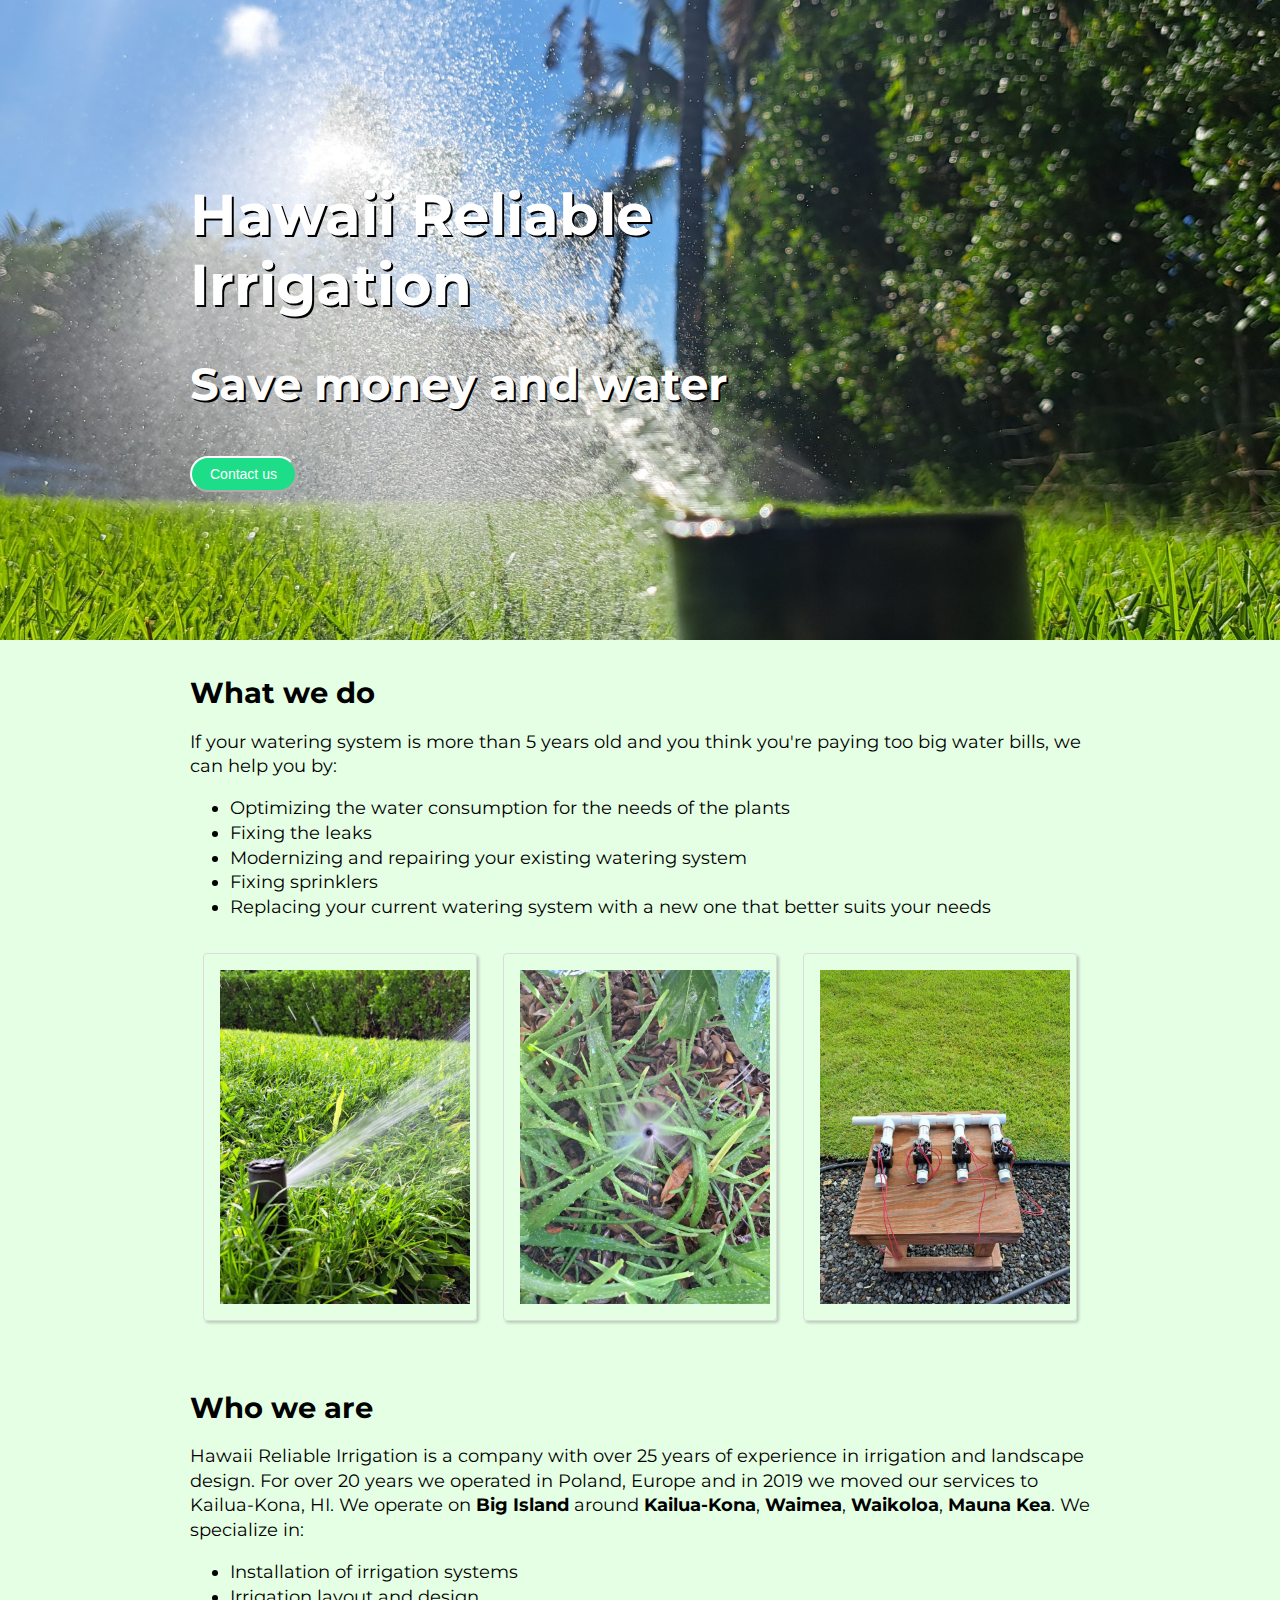
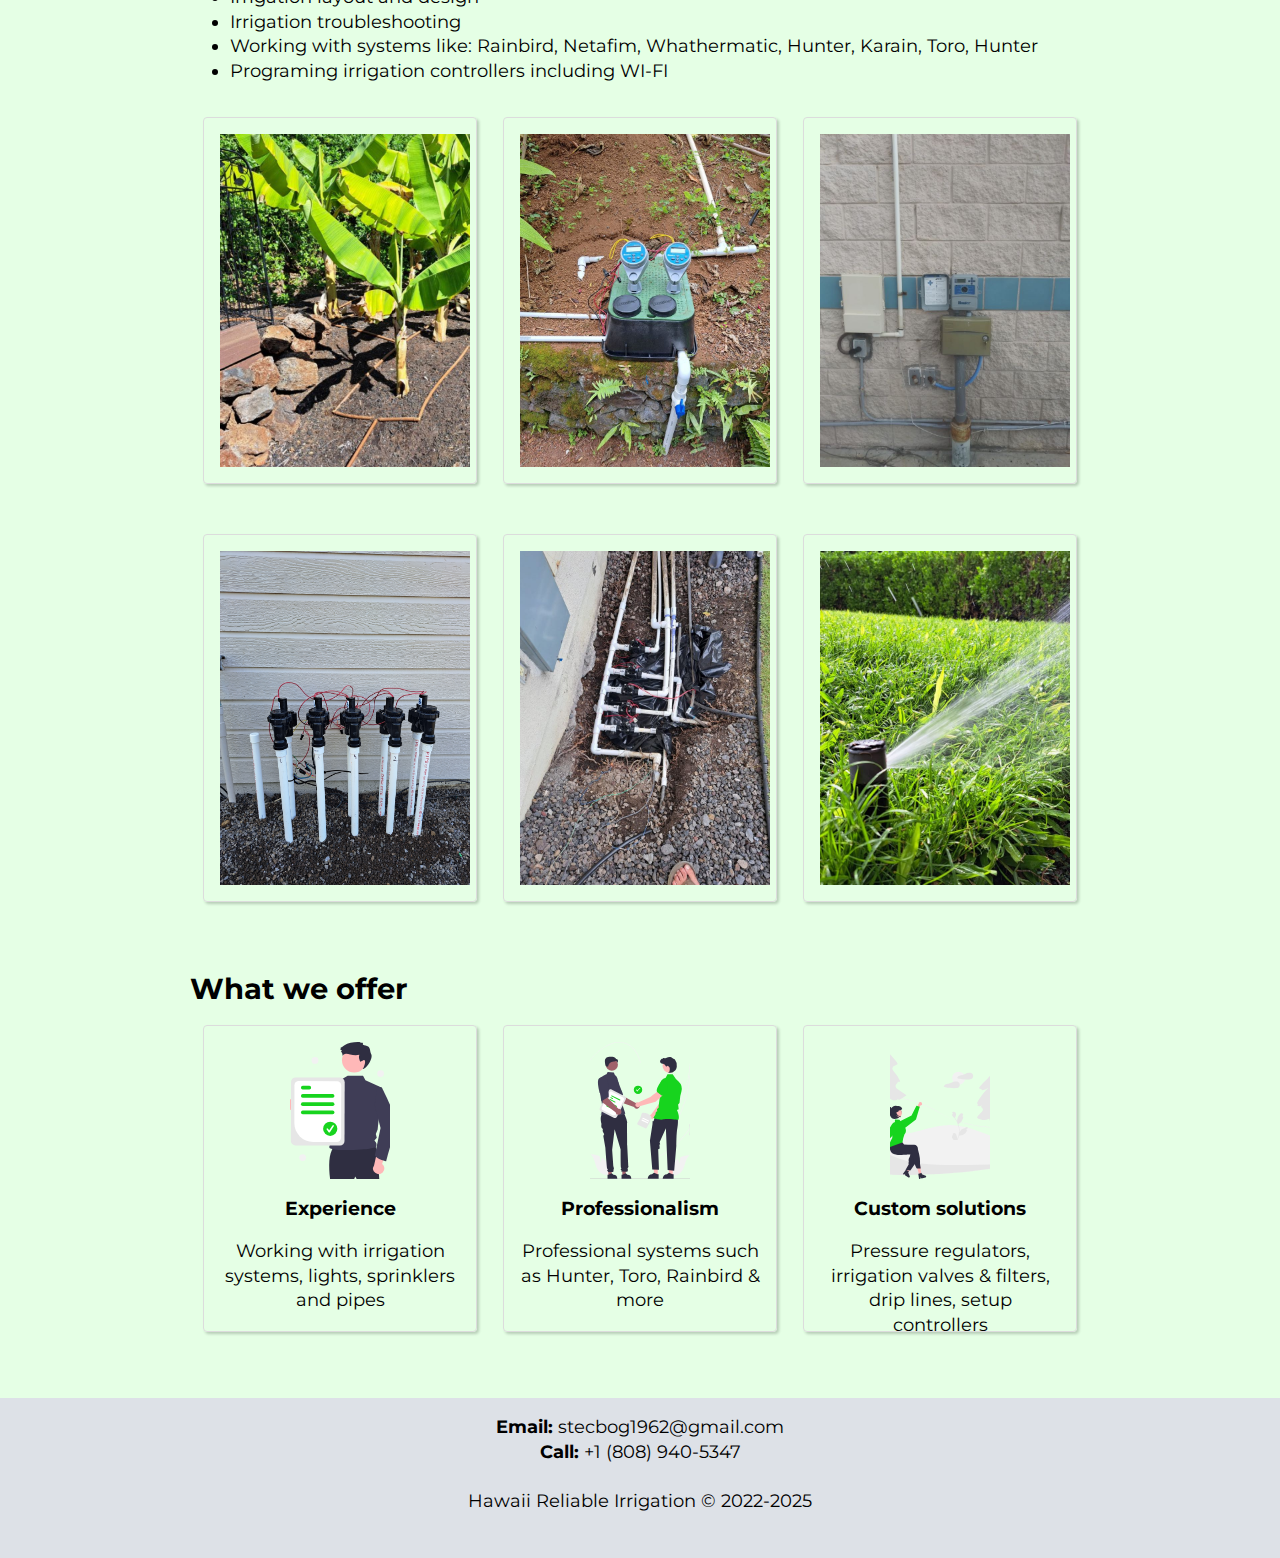
<file: index.html>
<!DOCTYPE html>
<html>
<head>

  <meta charset="UTF-8">
  <title>Hawaii Reliable Irrigation</title>
  <link rel="icon" href="images/water-cycle-svgrepo-com.svg" type="image/icon type">
  <!-- We need this line below for responsiveness! -->
  <meta name="viewport" content="width=device-width, initial-scale=1">
  <link rel="stylesheet" href="css/style.css">
  <!-- <meta name="google-site-verification" content="GmuNQWjafrkgsSe-NBZCrvvSsY2x2INCjObfCBTxqxQ" /> -->
</head>
<body>
  <!-- code a Hero / Banner section -->
  <div class="banner">
    <div class="container">
      <div class="slogan">
      <h1>Hawaii Reliable <br>Irrigation</h1>
      <h2>Save money and water</h2>

    <button class="btn" onclick="location.href='mailto:stecbog1962@gmail.com';">Contact us</button>

    </div>
    </div>
  </div>

  <div class="container-first">
  <h1>What we do</h1>
  <p> If your watering system is more than 5 years old and you think you're paying too big water bills, we can help you by:<br>

    <ul>
  <li>Optimizing the water consumption for the needs of the plants</li>
  <li> Fixing the leaks</li>
  <li> Modernizing and repairing your existing watering system</li>
  <li> Fixing sprinklers</li>
  <li> Replacing your current watering system with a new one that better suits your needs</li>
</ul>

   </p>
</div>


<div class="gallery">
    <div class="photo">
    <img src="images/img-1.jpg" alt="">

    </div>

    <div class="photo">
    <img src="images/IMG-2.jpg" alt="">

    </div>

    <div class="photo">
    <img src="images/IMG-3.jpg" alt="">

    </div>
  </div>
   <!-- code a "Who are we" section -->
<div class="container">
  <h1>Who we are</h1>
  <p> Hawaii Reliable Irrigation is a company with over 25 years of experience in irrigation and landscape design. For over 20 years we operated in Poland, Europe and in 2019 we moved our services to Kailua-Kona, HI. We operate on <b>Big Island</b> around <b>Kailua-Kona</b>,  <b>Waimea</b>,  <b>Waikoloa</b>,  <b>Mauna Kea</b>. We specialize in: </p>
<ul>
  <li>Installation of irrigation systems</li>
  <li>Irrigation layout and design</li>
  <li>Irrigation troubleshooting</li>
  <li>Working with systems like: Rainbird, Netafim, Whathermatic, Hunter, Karain, Toro, Hunter</li>
  <li>Programing irrigation controllers including WI-FI</li>
</ul>
</div>

<div class="gallery">
    <div class="photo">
    <img src="images/IMG-4.jpg" alt="">

    </div>

    <div class="photo">
    <img src="images/IMG-5.jpg" alt="">

    </div>

    <div class="photo">
    <img src="images/IMG-6.jpg" alt="">

    </div>
  </div>

<div class="gallery">
    <div class="photo">
    <img src="images/IMG-7.jpg" alt="">

    </div>

    <div class="photo">
    <img src="images/IMG-8.png" alt="">
    </div>

    <div class="photo">
    <img src="images/IMG-10.jpg" alt="">
    </div>
  </div>




  <!-- code a "What we offer" section -->
<div class="container">
  <h1>What we offer</h1>
  <div class="cards">
    <div class="card">
    <img src="images/experience.svg" alt="">
    <h3>Experience</h3>
    <p>Working with irrigation systems, lights, sprinklers and pipes</p>
    </div>

    <div class="card">
    <img src="images/professionalism.svg" alt="">
    <h3>Professionalism</h3>
    <p>Professional systems such as Hunter, Toro, Rainbird & more</p>
    </div>

    <div class="card">
    <img src="images/dreamer.svg" alt="">
    <h3>Custom solutions</h3>
    <p>Pressure regulators, irrigation valves & filters, drip lines, setup controllers</p>
    </div>
  </div>
</div>
  <!-- code a footer -->
<footer>

  <p> <strong>Email:</strong> stecbog1962@gmail.com <br>
    <strong> Call:</strong> +1 (808) 940-5347 <br><br>

Hawaii Reliable Irrigation © 2022-2025</p>

</footer>
</body>
</html>
</file>
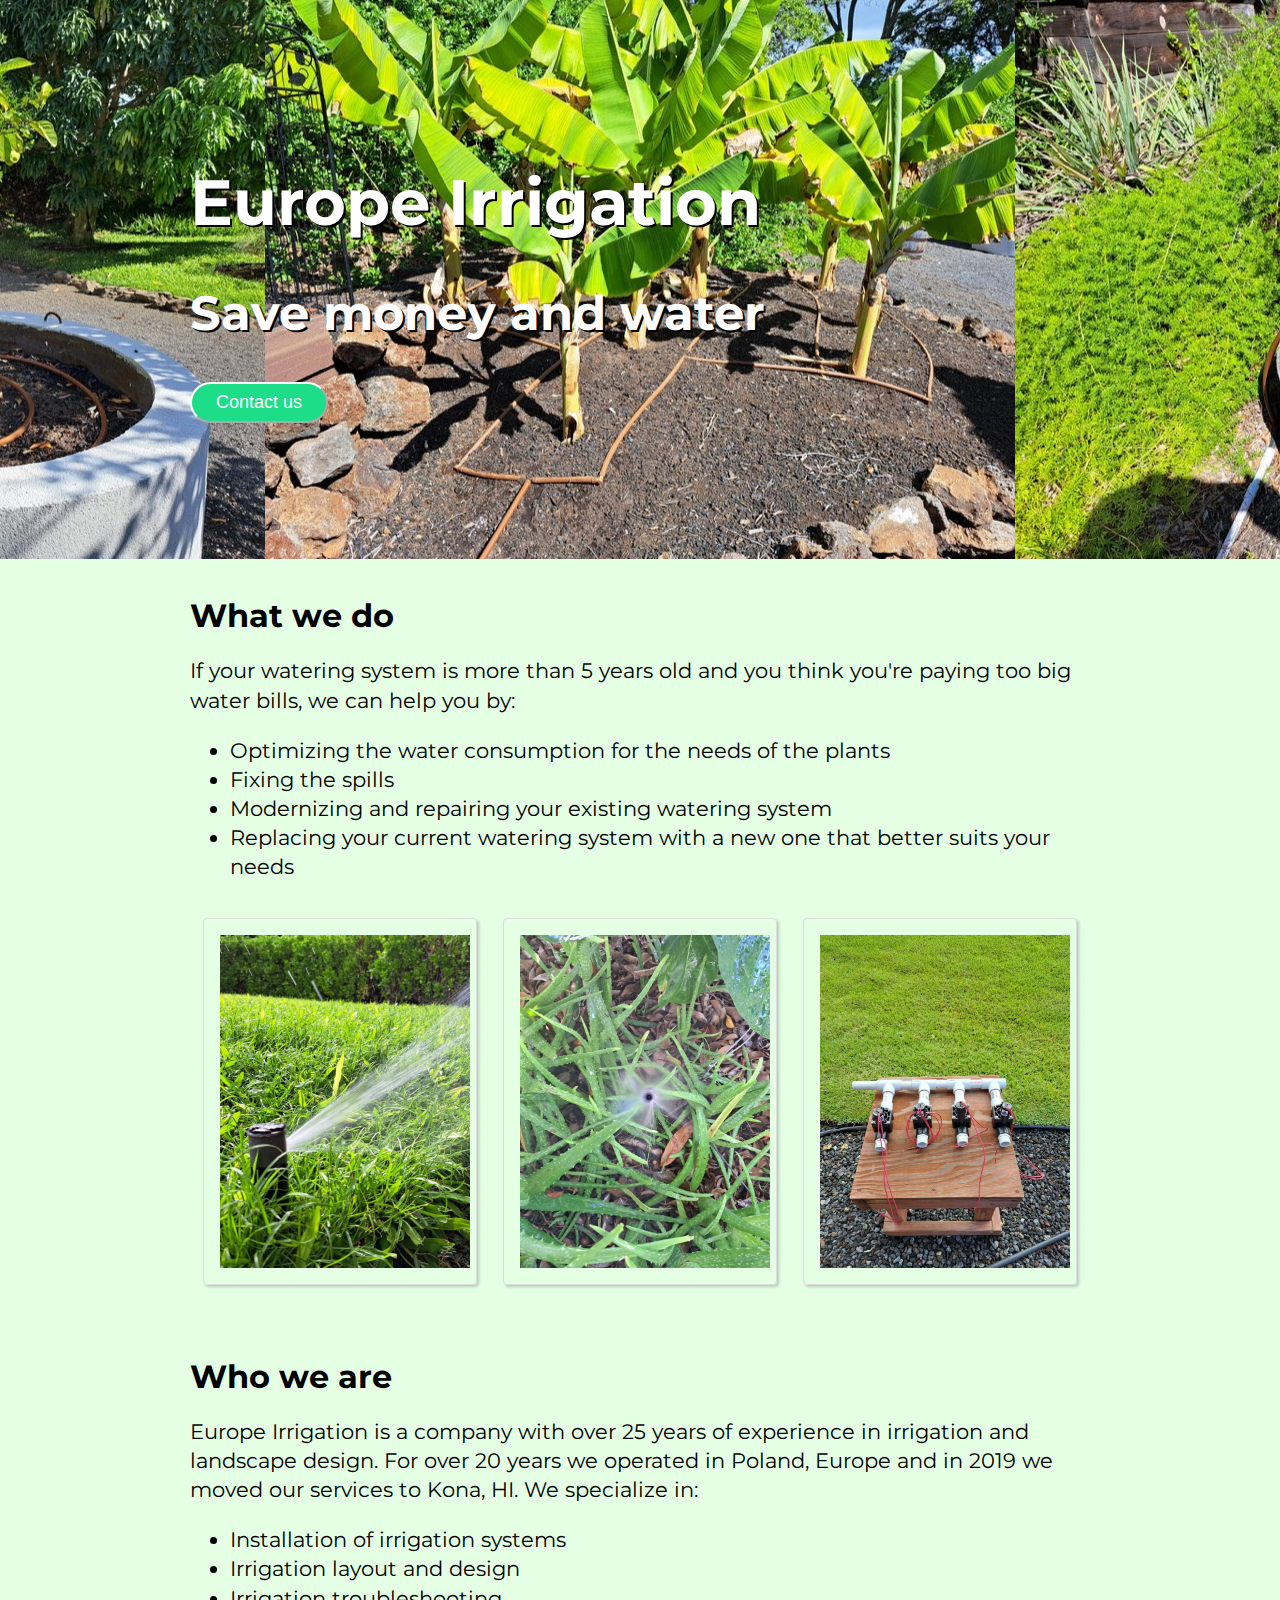
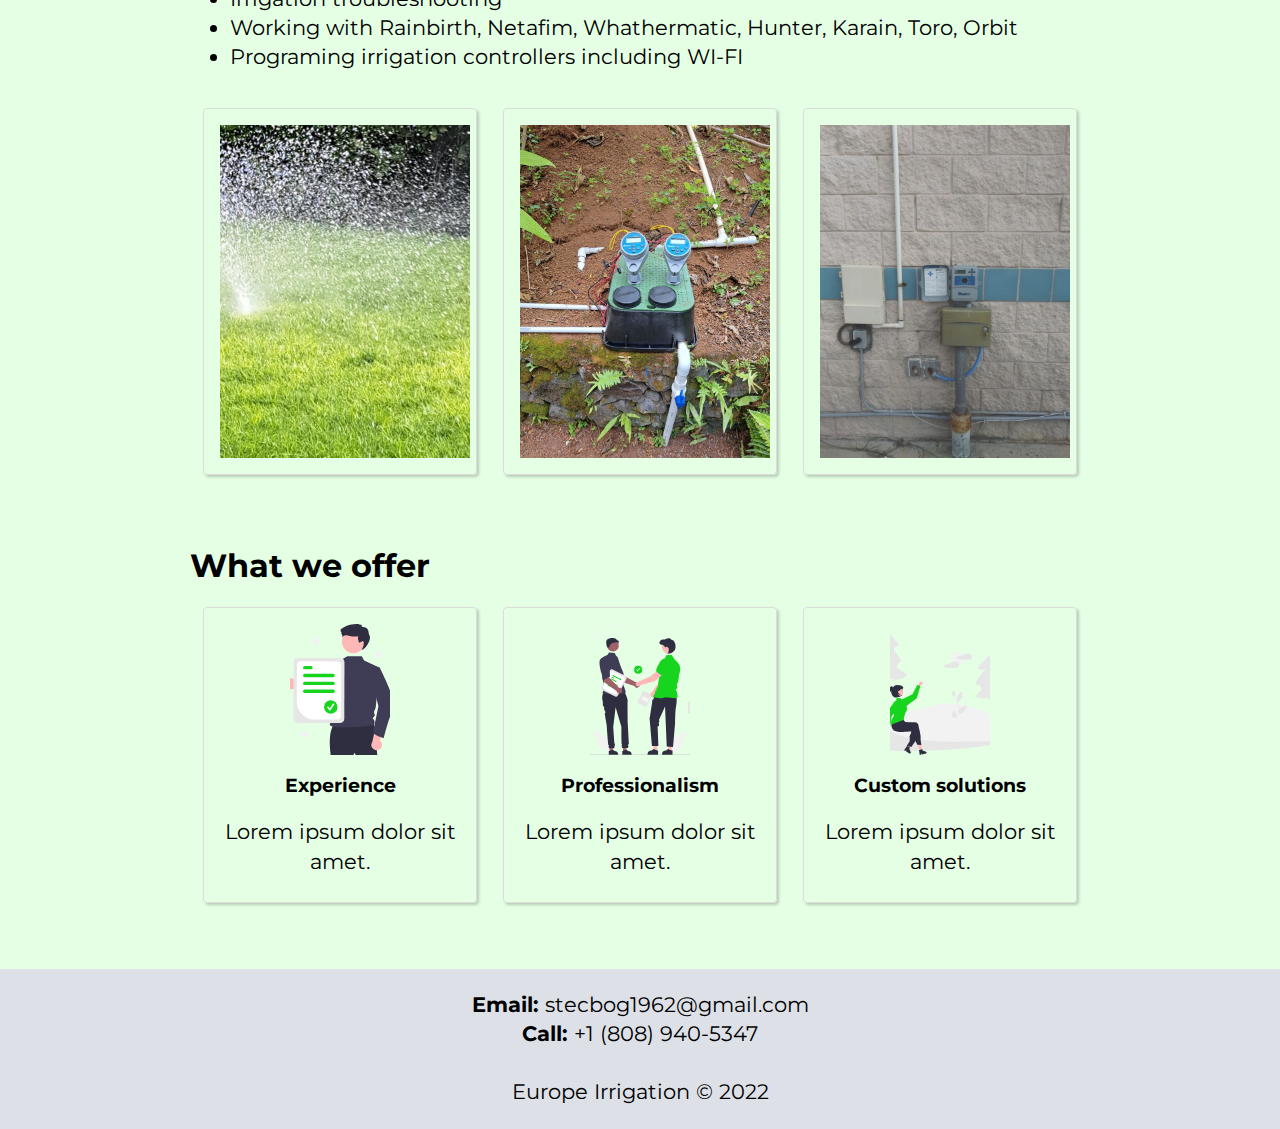
<file: landing/index.html>
<!DOCTYPE html>
<html>
<head>
  <meta charset="UTF-8">
  <title>My landing page</title>
  <link rel="shortcut icon" href="data:image/x-icon;" type="image/x-icon">
  <!-- We need this line below for responsiveness! -->
  <meta name="viewport" content="width=device-width, initial-scale=1">
  <link rel="stylesheet" href="css/style.css">
</head>
<body>
  <!-- code a Hero / Banner section -->
  <div class="banner">
    <div class="container">
      <div class="slogan">
      <h1>Europe Irrigation</h1>
      <h2>Save money and water</h2>
    </div>
    <button class="btn" onclick="location.href='mailto:stecbog1962@gmail.com';">Contact us</button>

    </div>
  </div>

  <div class="container-first">
  <h1 >What we do</h1>
  <p> If your watering system is more than 5 years old and you think you're paying too big water bills, we can help you by:<br>

    <ul>
  <li>Optimizing the water consumption for the needs of the plants</li>
  <li> Fixing the spills</li>
  <li> Modernizing and repairing your existing watering system</li>
  <li> Replacing your current watering system with a new one that better suits your needs</li>
</ul>

   </p>
</div>


<div class="gallery">
    <div class="photo">
    <img src="images/img-1.jpg" alt="">

    </div>

    <div class="photo">
    <img src="images/IMG-2.jpg" alt="">

    </div>

    <div class="photo">
    <img src="images/IMG-3.jpg" alt="">

    </div>
  </div>
   <!-- code a "Who are we" section -->
<div class="container">
  <h1>Who we are</h1>
  <p> Europe Irrigation is a company with over 25 years of experience in irrigation and landscape design. For over 20 years we operated in Poland, Europe and in 2019 we moved our services to Kona, HI. We specialize in: </p>
<ul>
  <li>Installation of irrigation systems</li>
  <li> Irrigation layout and design</li>
  <li>Irrigation troubleshooting</li>
  <li>Working with Rainbirth, Netafim, Whathermatic, Hunter, Karain, Toro, Orbit</li>
  <li>Programing irrigation controllers including WI-FI</li>
</ul>
</div>

<div class="gallery">
    <div class="photo">
    <img src="images/IMG-4.jpg" alt="">

    </div>

    <div class="photo">
    <img src="images/IMG-5.jpg" alt="">

    </div>

    <div class="photo">
    <img src="images/IMG-6.jpg" alt="">

    </div>
  </div>






  <!-- code a "What we offer" section -->
<div class="container">
  <h1>What we offer</h1>
  <div class="cards">
    <div class="card">
    <img src="images/experience.svg" alt="">
    <h3>Experience</h3>
    <p>Lorem ipsum dolor sit amet.</p>
    </div>

    <div class="card">
    <img src="images/professionalism.svg" alt="">
    <h3>Professionalism</h3>
    <p>Lorem ipsum dolor sit amet.</p>
    </div>

    <div class="card">
    <img src="images/dreamer.svg" alt="">
    <h3>Custom solutions</h3>
    <p>Lorem ipsum dolor sit amet.</p>
    </div>
  </div>
</div>
  <!-- code a footer -->
<footer>

  <p> <strong>Email:</strong> stecbog1962@gmail.com <br>
    <strong> Call:</strong> +1 (808) 940-5347 <br><br>

Europe Irrigation © 2022</p>

</footer>
</body>
</html>
</file>
<file: css/style.css>
/* Fonts */
@import url(https://fonts.bunny.net/css?family=montserrat:100,200,300,400,500,600,700|open-sans:300,300i,400,400i,500,500i,600,600i,700,700i,800,800i);
/* Fontawesome */
@import url('https://use.fontawesome.com/releases/v5.6.3/css/all.css');

/* Utilities */
@import url('components/banner.css');
@import url('components/button.css');
@import url('components/card.css');
@import url('components/footer.css');
@import url('components/gallery.css');



body {
  margin: 0;
  font-family: Open Sans;
  /*background-image: linear-gradient(to right, #649173 ,#DBD5A4);*/
  /*ackground-image: linear-gradient(to right,hsl(167, 27%, 41%),hsl(134, 23%, 60%));*/
  background-color: rgba(0, 255, 0, 0.1);
  font-family: 'Montserrat', sans-serif;

}

h1, h2, h3, h4 {
  font-family: 'Montserrat', sans-serif;

}
h1 {
  font-size: 1.8em;
}

h2 {
  font-size: 1.4em;
}

p {
  font-size: 1.3em;
  line-height: 1.4em;
}

a {
  text-decoration: none;
}

ul {
  font-size: 1.3em;
  line-height: 1.4em;
}
/* Custom design below! */

.container {
  width: 900px;
  margin: 0 auto;
  padding-bottom: 1em;

}

.container-first {
  width: 900px;
  margin: 0 auto;
  padding-bottom: 1em;
  padding-top:1em;

}
.cards {
  display: flex;
  justify-content: space-around;

}

@media (min-width: 300px) and (max-width: 600px){

  .container {
    width: 80%;
    margin: 0 auto;
  padding-bottom: .5em;
  padding-left: .5em;
  padding-right: .5em;
  font-size: .8em;
  }
  .container-first {
    width: 80%;
    margin: 0 auto;
    padding-top: .5em
  padding-bottom: .5em;
  padding-left: .5em;
  padding-right: .5em;
  font-size: .8em;
  }



.slogan {
  font-size: 1em;
  text-shadow: 2px 2px black;
  color: white
  text-shadow: 2px 2px 4px rgb(0 0 0 / 30%);
  padding-bottom: 10px;

}

h1 {
  font-size: 2em;
}

h2{
  font-size: 1.2em;
  padding-bottom: 1em;
}
.banner {

  height: 20vh;
  padding: 40px;

}
.gallery {
display: flex;
flex-direction: column;
align-items: center;
width: 300px;

}

.photo img{
  width: 150px;
}

.cards {
  flex-direction: column;
  align-items: center;
}
.btn {
padding: 6px 14px;
  background-color: #1EDD88;
  color: white;
  border-radius: 12px;
  display: inline-block;
  font-size: 12px;
  margin-bottom: 20px;
}

.footer {
  text-align: center;
  display: flex;
  flex-direction: column;
  background-color: #DDE1E7;
  height: 4em;
  width: 100%;
  font-size: .5em;

}

p  {
  font-size: 1.1em;
}

ul {
  font-size: 1.1em;
}

}

@media (min-width: 600px) and (max-width: 1000px){

  .container {
    width: 80%;
    margin: 0 auto;
  padding-bottom: .5em;
  padding-left: .5em;
  padding-right: .5em;
  font-size: .8em;
  }
  .container-first {
    width: 80%;
    margin: 0 auto;
    padding-top: .5em
  padding-bottom: .5em;
  padding-left: .5em;
  padding-right: .5em;
  font-size: .8em;
  }



.slogan {
  font-size: 1em;
  text-shadow: 2px 2px black;
  color: white
  text-shadow: 2px 2px 4px rgb(0 0 0 / 30%);
  padding-bottom: 10px;

}

h1 {
  font-size: 2em;
}

h2{
  font-size: 1.2em;
  padding-bottom: 1em;
}
.banner {

  height: 20vh;
  padding: 40px;

}
.gallery {


width: 300px;

}

.photo img{
  width: 150px;
}

}
.btn {
padding: 8px 18px;
  background-color: #1EDD88;
  color: white;
  border-radius: 24px;
  display: inline-block;
  font-size: 14px;
  margin-bottom: 20px;
}

.footer {
  text-align: center;
  display: flex;
  flex-direction: column;
  background-color: #DDE1E7;
  height: 4em;
  width: 100%;
  font-size: .5em;

}

p  {
  font-size: 1.1em;
}
ul {font-size: 1.1em;

}

}
</file>
<file: landing/css/style.css>
/* Fonts */
@import url('https://fonts.googleapis.com/css?family=Open+Sans:400,700|Poppins:700');


/* Fontawesome */
@import url('https://use.fontawesome.com/releases/v5.6.3/css/all.css');
@import url('https://fonts.googleapis.com/css2?family=Montserrat:ital,wght@0,100;0,200;0,300;0,400;0,500;0,600;0,700;1,100;1,200;1,300;1,400;1,500&display=swap');

/* Utilities */
@import url('components/banner.css');
@import url('components/button.css');
@import url('components/card.css');
@import url('components/footer.css');
@import url('components/gallery.css');

body {
  margin: 0;
  font-family: Open Sans;
  /*background-image: linear-gradient(to right, #649173 ,#DBD5A4);*/
  /*ackground-image: linear-gradient(to right,hsl(167, 27%, 41%),hsl(134, 23%, 60%));*/
  background-color: rgba(0, 255, 0, 0.1);
  font-family: 'Montserrat', sans-serif;

}

h1, h2, h3, h4 {
  font-family: 'Montserrat', sans-serif;
}

p {
  font-size: 1.3em;
  line-height: 1.4em;
}

a {
  text-decoration: none;
}

ul {
  font-size: 1.3em;
  line-height: 1.4em;
}
/* Custom design below! */

.container {
  width: 900px;
  margin: 0 auto;
  padding-bottom: 1em;

}

.container-first {
  width: 900px;
  margin: 0 auto;
  padding-bottom: 1em;
  padding-top:1em;

}
.cards {
  display: flex;
  justify-content: space-around;
}

@media (max-width: 500px) {
  .container {
    width: 400px;
    margin: 0 auto;
  padding-bottom: 1em;
  }


}
@media (max-width: 767px) {
  .container {
    width: 600px;
    margin: 0 auto;
  padding-bottom: 1em;
  }

}

@media (max-width: 991px) {
 .container {
  width: 900px;
  margin: 0 auto;
  padding-bottom: 1em;
 }
}
</file>
